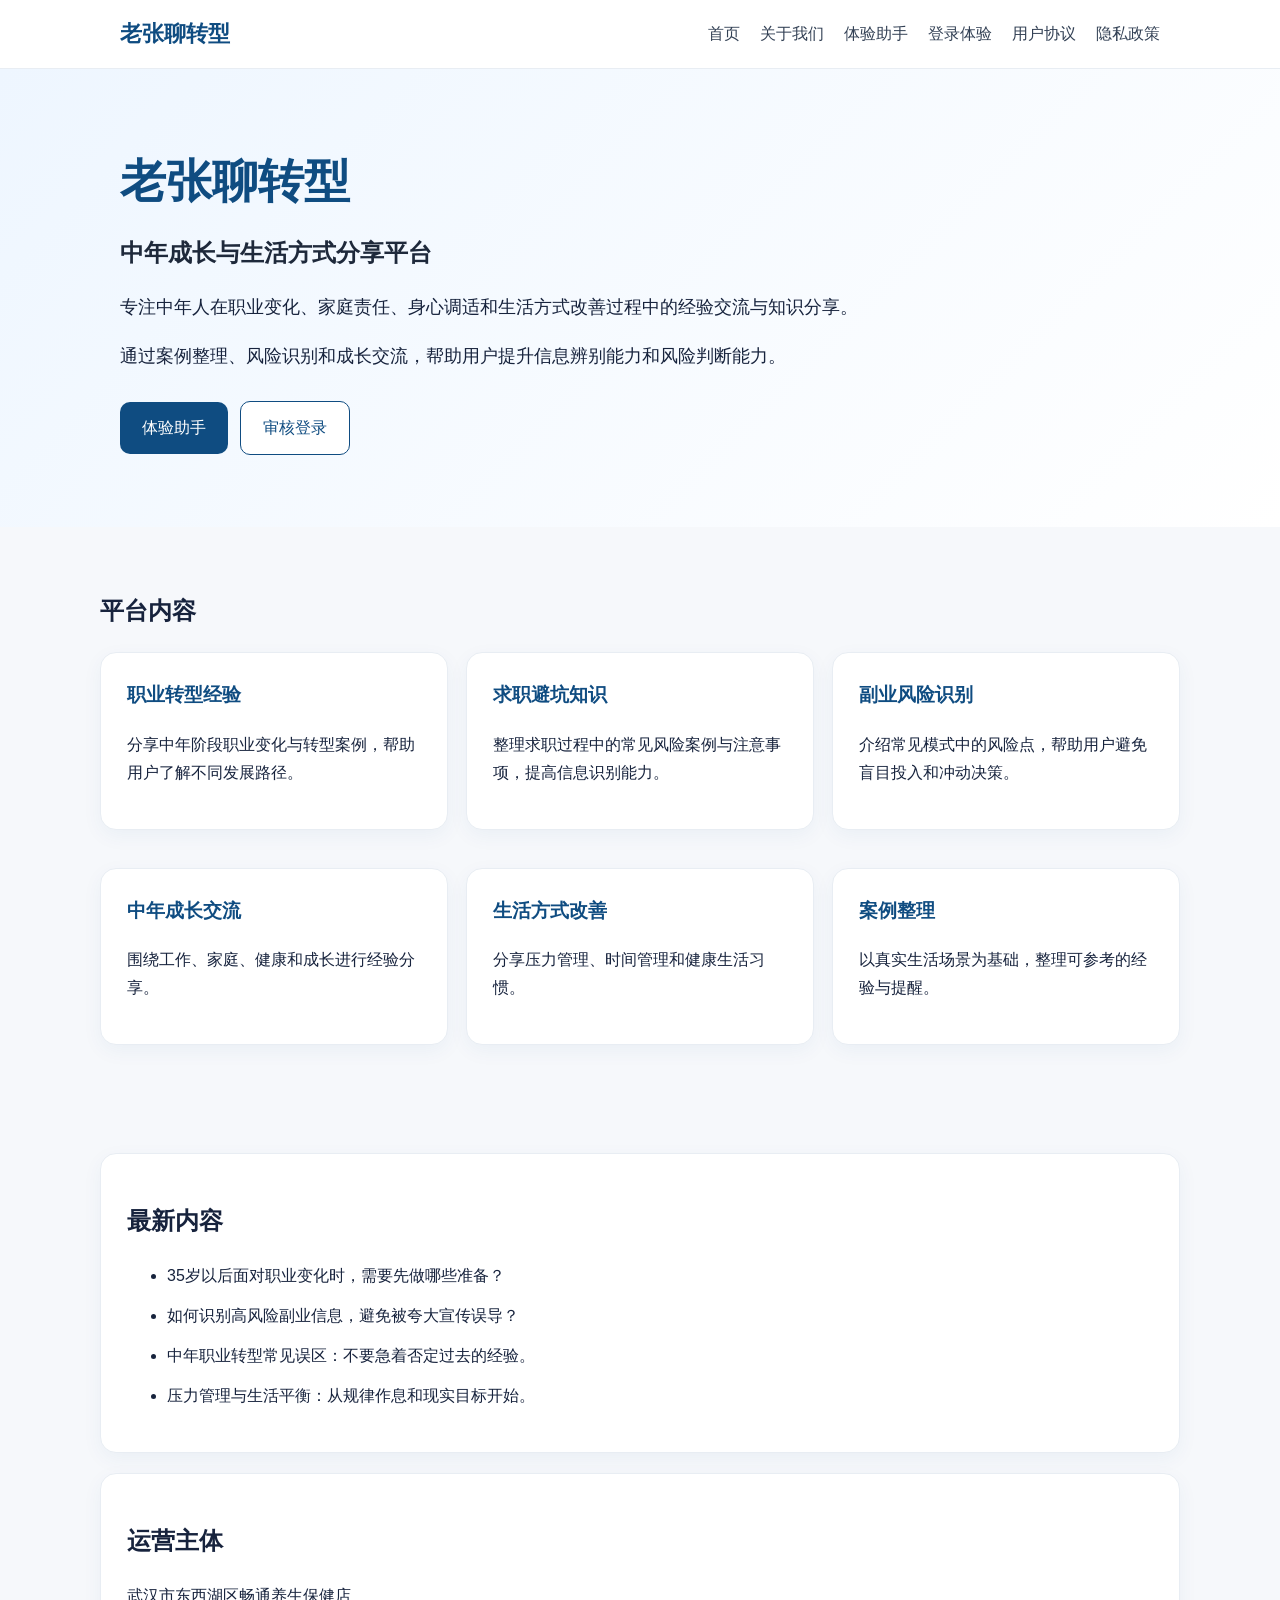
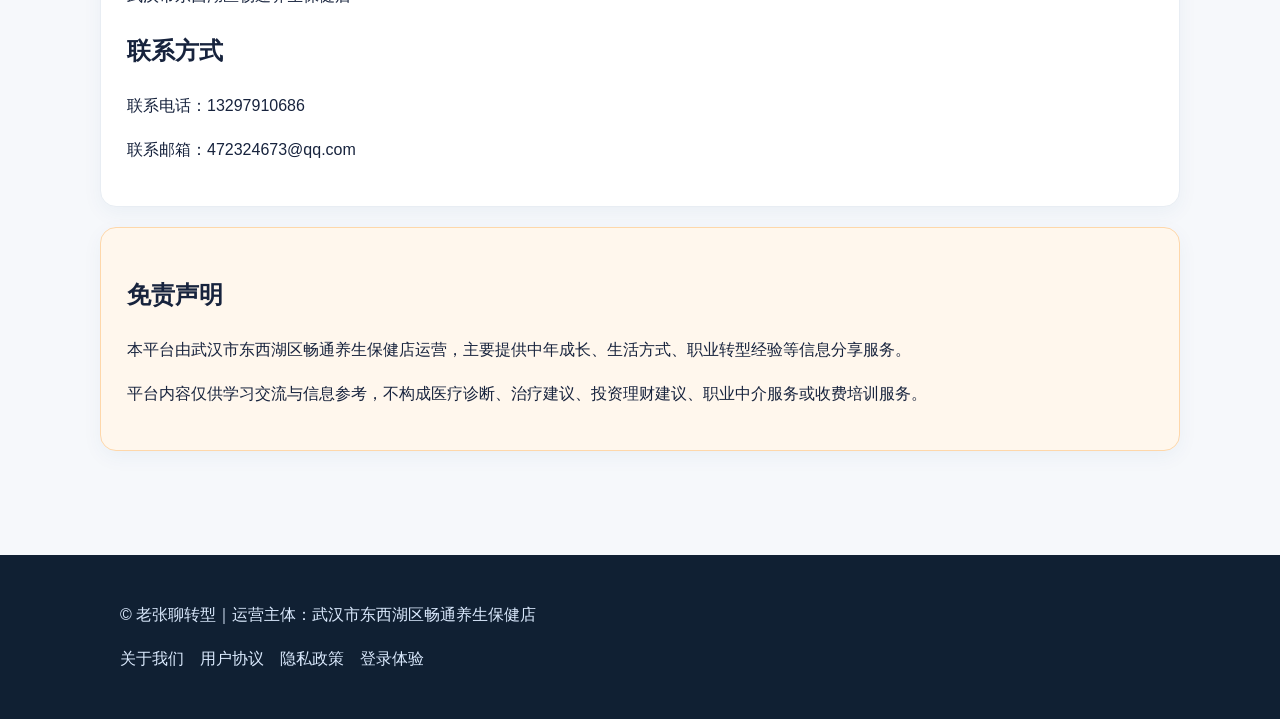
<file: index.html>
<!doctype html><html lang="zh-CN"><head><meta charset="utf-8"><meta name="viewport" content="width=device-width,initial-scale=1"><title>老张聊转型｜中年成长与生活方式分享平台</title><link rel="stylesheet" href="style.css"></head><body><header class="top"><div class="wrap nav"><a class="brand" href="index.html">老张聊转型</a><div class="links"><a href="index.html">首页</a><a href="about.html">关于我们</a><a href="assistant.html">体验助手</a><a href="login.html">登录体验</a><a href="user-agreement.html">用户协议</a><a href="privacy.html">隐私政策</a></div></div></header><main><section class="hero"><div class="wrap"><h1>老张聊转型</h1><h2>中年成长与生活方式分享平台</h2><p>专注中年人在职业变化、家庭责任、身心调适和生活方式改善过程中的经验交流与知识分享。</p><p>通过案例整理、风险识别和成长交流，帮助用户提升信息辨别能力和风险判断能力。</p><div class="btns"><a class="btn" href="assistant.html">体验助手</a><a class="btn secondary" href="login.html">审核登录</a></div></div></section><section class="section wrap"><h2>平台内容</h2><div class="grid"><div class="card"><h3>职业转型经验</h3><p>分享中年阶段职业变化与转型案例，帮助用户了解不同发展路径。</p></div><div class="card"><h3>求职避坑知识</h3><p>整理求职过程中的常见风险案例与注意事项，提高信息识别能力。</p></div><div class="card"><h3>副业风险识别</h3><p>介绍常见模式中的风险点，帮助用户避免盲目投入和冲动决策。</p></div><div class="card"><h3>中年成长交流</h3><p>围绕工作、家庭、健康和成长进行经验分享。</p></div><div class="card"><h3>生活方式改善</h3><p>分享压力管理、时间管理和健康生活习惯。</p></div><div class="card"><h3>案例整理</h3><p>以真实生活场景为基础，整理可参考的经验与提醒。</p></div></div></section><section class="section wrap"><div class="card"><h2>最新内容</h2><ul class="article-list"><li>35岁以后面对职业变化时，需要先做哪些准备？</li><li>如何识别高风险副业信息，避免被夸大宣传误导？</li><li>中年职业转型常见误区：不要急着否定过去的经验。</li><li>压力管理与生活平衡：从规律作息和现实目标开始。</li></ul></div><div class="card"><h2>运营主体</h2><p>武汉市东西湖区畅通养生保健店</p><h2>联系方式</h2><p>联系电话：13297910686</p><p>联系邮箱：472324673@qq.com</p></div><div class="card notice"><h2>免责声明</h2><p>本平台由武汉市东西湖区畅通养生保健店运营，主要提供中年成长、生活方式、职业转型经验等信息分享服务。</p><p>平台内容仅供学习交流与信息参考，不构成医疗诊断、治疗建议、投资理财建议、职业中介服务或收费培训服务。</p></div></section></main><footer class="footer"><div class="wrap"><p>© 老张聊转型｜运营主体：武汉市东西湖区畅通养生保健店</p><p><a href="about.html">关于我们</a><a href="user-agreement.html">用户协议</a><a href="privacy.html">隐私政策</a><a href="login.html">登录体验</a></p></div></footer></body></html>
</file>
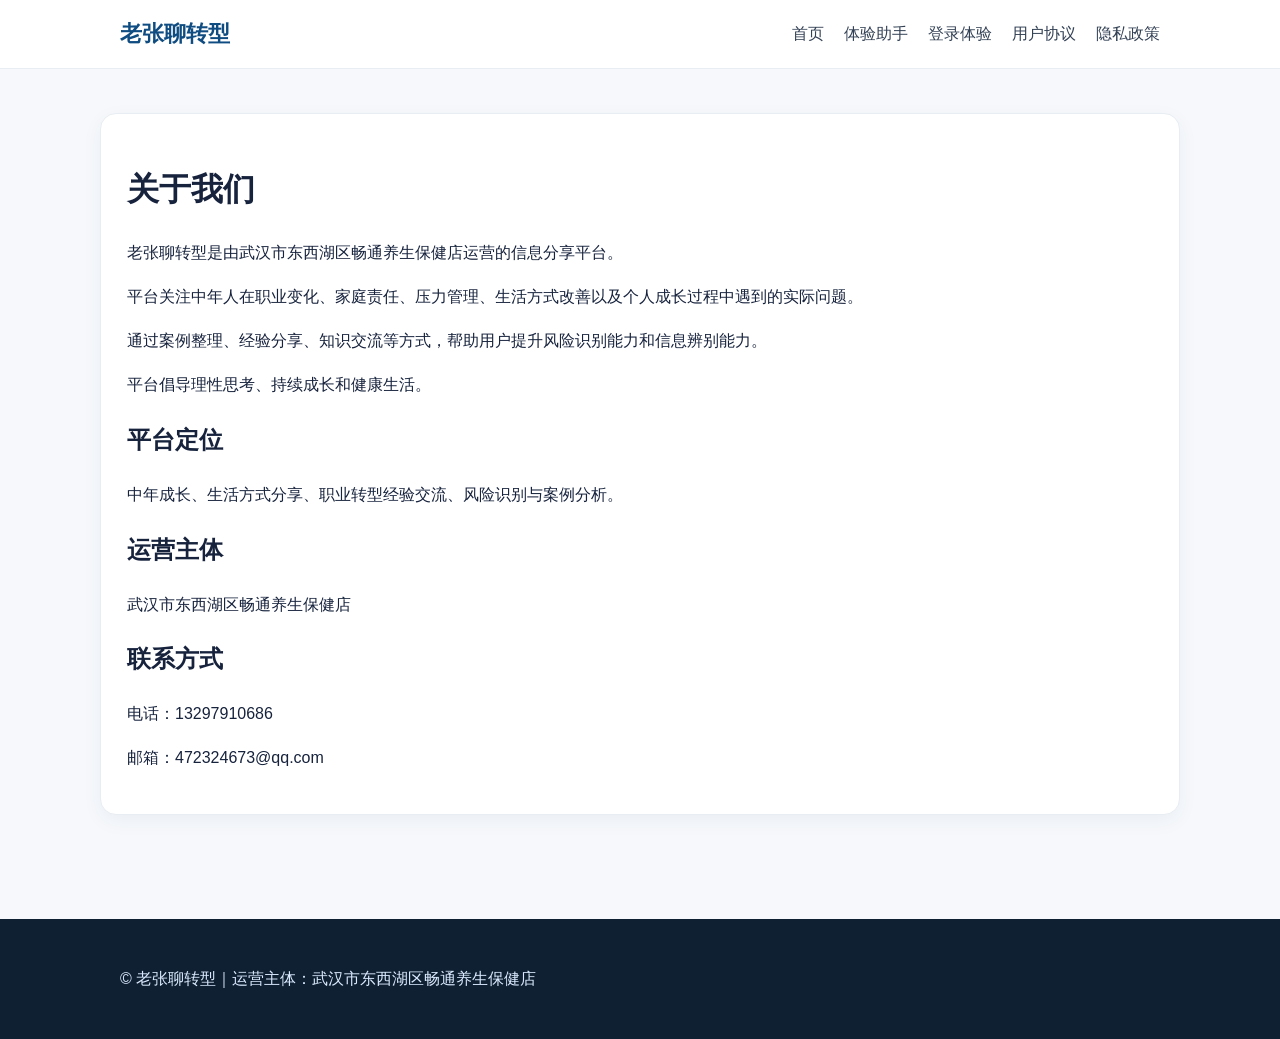
<file: about.html>
<!doctype html><html lang="zh-CN"><head><meta charset="utf-8"><meta name="viewport" content="width=device-width,initial-scale=1"><title>关于我们｜老张聊转型</title><link rel="stylesheet" href="style.css"></head><body><header class="top"><div class="wrap nav"><a class="brand" href="index.html">老张聊转型</a><div class="links"><a href="index.html">首页</a><a href="assistant.html">体验助手</a><a href="login.html">登录体验</a><a href="user-agreement.html">用户协议</a><a href="privacy.html">隐私政策</a></div></div></header><main class="section wrap"><div class="card"><h1>关于我们</h1><p>老张聊转型是由武汉市东西湖区畅通养生保健店运营的信息分享平台。</p><p>平台关注中年人在职业变化、家庭责任、压力管理、生活方式改善以及个人成长过程中遇到的实际问题。</p><p>通过案例整理、经验分享、知识交流等方式，帮助用户提升风险识别能力和信息辨别能力。</p><p>平台倡导理性思考、持续成长和健康生活。</p><h2>平台定位</h2><p>中年成长、生活方式分享、职业转型经验交流、风险识别与案例分析。</p><h2>运营主体</h2><p>武汉市东西湖区畅通养生保健店</p><h2>联系方式</h2><p>电话：13297910686</p><p>邮箱：472324673@qq.com</p></div></main><footer class="footer"><div class="wrap"><p>© 老张聊转型｜运营主体：武汉市东西湖区畅通养生保健店</p></div></footer></body></html>
</file>
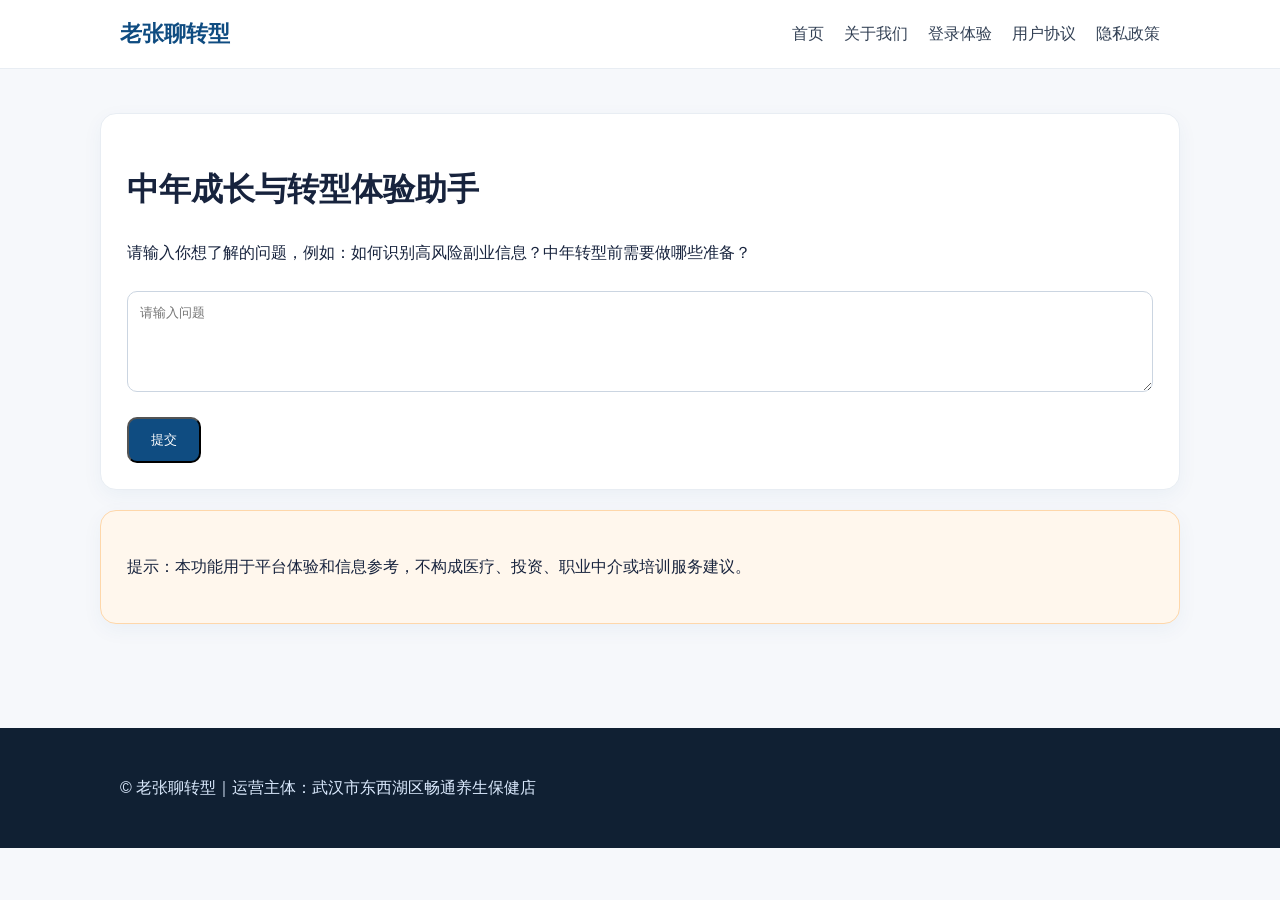
<file: assistant.html>
<!doctype html><html lang="zh-CN"><head><meta charset="utf-8"><meta name="viewport" content="width=device-width,initial-scale=1"><title>体验助手｜老张聊转型</title><link rel="stylesheet" href="style.css"></head><body><header class="top"><div class="wrap nav"><a class="brand" href="index.html">老张聊转型</a><div class="links"><a href="index.html">首页</a><a href="about.html">关于我们</a><a href="login.html">登录体验</a><a href="user-agreement.html">用户协议</a><a href="privacy.html">隐私政策</a></div></div></header><main class="section wrap"><div class="card"><h1>中年成长与转型体验助手</h1><p>请输入你想了解的问题，例如：如何识别高风险副业信息？中年转型前需要做哪些准备？</p><textarea class="input" id="q" rows="5" placeholder="请输入问题"></textarea><button class="btn" onclick="reply()">提交</button><div id="answer" class="fake-answer" style="display:none"></div></div><div class="card notice"><p>提示：本功能用于平台体验和信息参考，不构成医疗、投资、职业中介或培训服务建议。</p></div></main><footer class="footer"><div class="wrap"><p>© 老张聊转型｜运营主体：武汉市东西湖区畅通养生保健店</p></div></footer><script>function reply(){var a=document.getElementById('answer');a.style.display='block';a.innerHTML='感谢提问。建议先梳理自己的经验、时间、资金承受能力和家庭责任，再判断转型方向。遇到承诺高收益、低门槛、快速回报的信息，应保持谨慎，多做核实后再决定。';}</script></body></html>
</file>
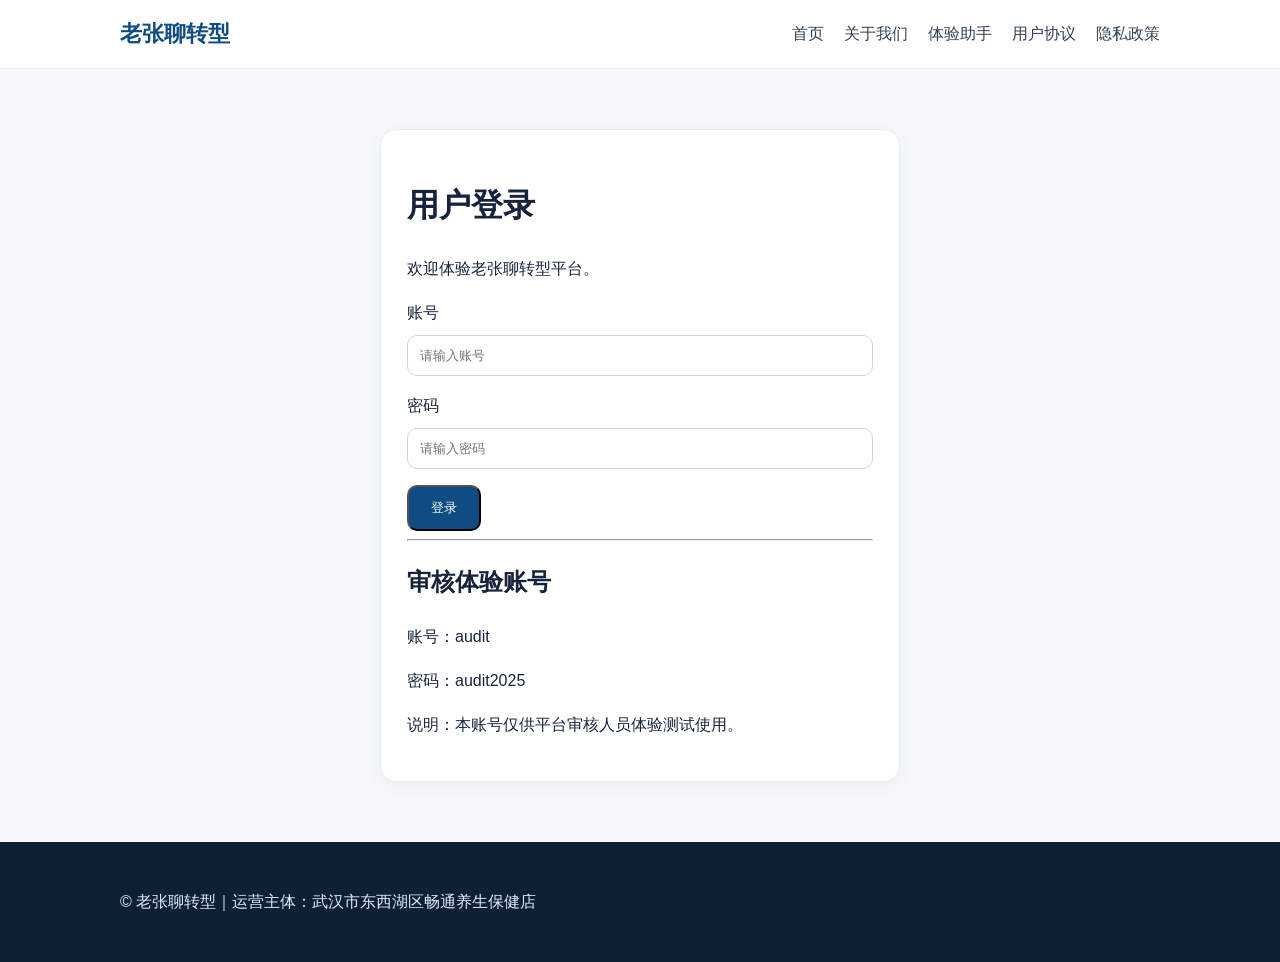
<file: login.html>
<!doctype html><html lang="zh-CN"><head><meta charset="utf-8"><meta name="viewport" content="width=device-width,initial-scale=1"><title>登录体验｜老张聊转型</title><link rel="stylesheet" href="style.css"></head><body><header class="top"><div class="wrap nav"><a class="brand" href="index.html">老张聊转型</a><div class="links"><a href="index.html">首页</a><a href="about.html">关于我们</a><a href="assistant.html">体验助手</a><a href="user-agreement.html">用户协议</a><a href="privacy.html">隐私政策</a></div></div></header><main class="wrap"><div class="card login-box"><h1>用户登录</h1><p>欢迎体验老张聊转型平台。</p><label>账号</label><input class="input" id="u" placeholder="请输入账号"><label>密码</label><input class="input" id="p" type="password" placeholder="请输入密码"><button class="btn" onclick="login()">登录</button><div id="msg" class="fake-answer" style="display:none"></div><hr><h2>审核体验账号</h2><p>账号：audit</p><p>密码：audit2025</p><p>说明：本账号仅供平台审核人员体验测试使用。</p></div></main><footer class="footer"><div class="wrap"><p>© 老张聊转型｜运营主体：武汉市东西湖区畅通养生保健店</p></div></footer><script>function login(){var u=document.getElementById('u').value.trim();var p=document.getElementById('p').value.trim();var m=document.getElementById('msg');m.style.display='block';if(u==='audit'&&p==='audit2025'){m.innerHTML='登录成功。欢迎体验老张聊转型平台。'}else{m.innerHTML='账号或密码不正确，可使用审核体验账号登录。'}}</script></body></html>
</file>
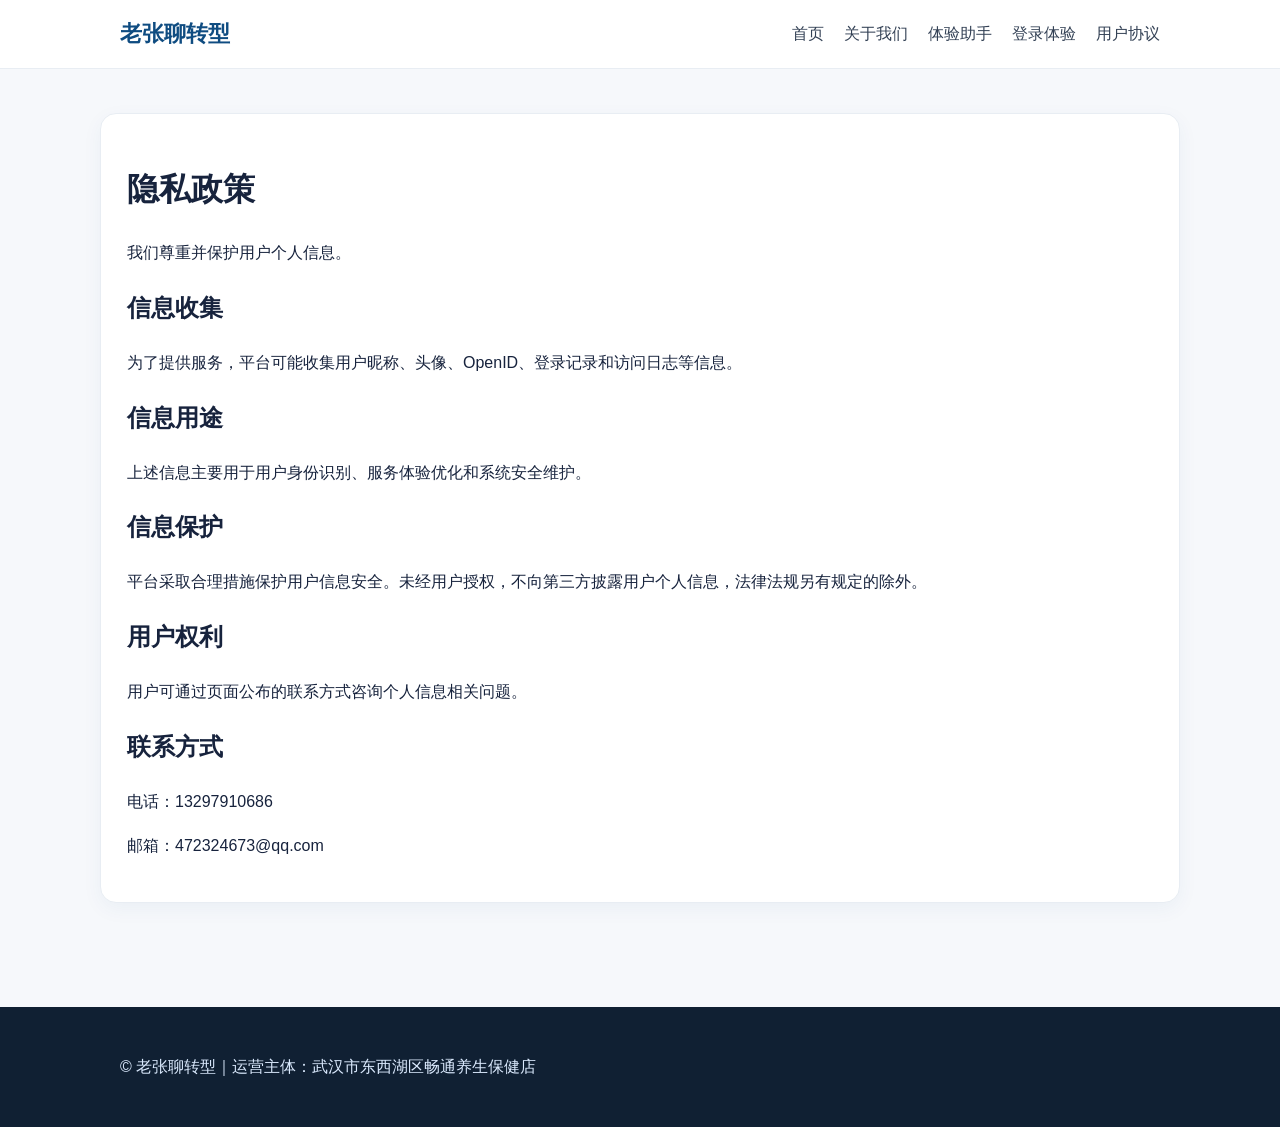
<file: privacy.html>
<!doctype html><html lang="zh-CN"><head><meta charset="utf-8"><meta name="viewport" content="width=device-width,initial-scale=1"><title>隐私政策｜老张聊转型</title><link rel="stylesheet" href="style.css"></head><body><header class="top"><div class="wrap nav"><a class="brand" href="index.html">老张聊转型</a><div class="links"><a href="index.html">首页</a><a href="about.html">关于我们</a><a href="assistant.html">体验助手</a><a href="login.html">登录体验</a><a href="user-agreement.html">用户协议</a></div></div></header><main class="section wrap"><div class="card"><h1>隐私政策</h1><p>我们尊重并保护用户个人信息。</p><h2>信息收集</h2><p>为了提供服务，平台可能收集用户昵称、头像、OpenID、登录记录和访问日志等信息。</p><h2>信息用途</h2><p>上述信息主要用于用户身份识别、服务体验优化和系统安全维护。</p><h2>信息保护</h2><p>平台采取合理措施保护用户信息安全。未经用户授权，不向第三方披露用户个人信息，法律法规另有规定的除外。</p><h2>用户权利</h2><p>用户可通过页面公布的联系方式咨询个人信息相关问题。</p><h2>联系方式</h2><p>电话：13297910686</p><p>邮箱：472324673@qq.com</p></div></main><footer class="footer"><div class="wrap"><p>© 老张聊转型｜运营主体：武汉市东西湖区畅通养生保健店</p></div></footer></body></html>
</file>
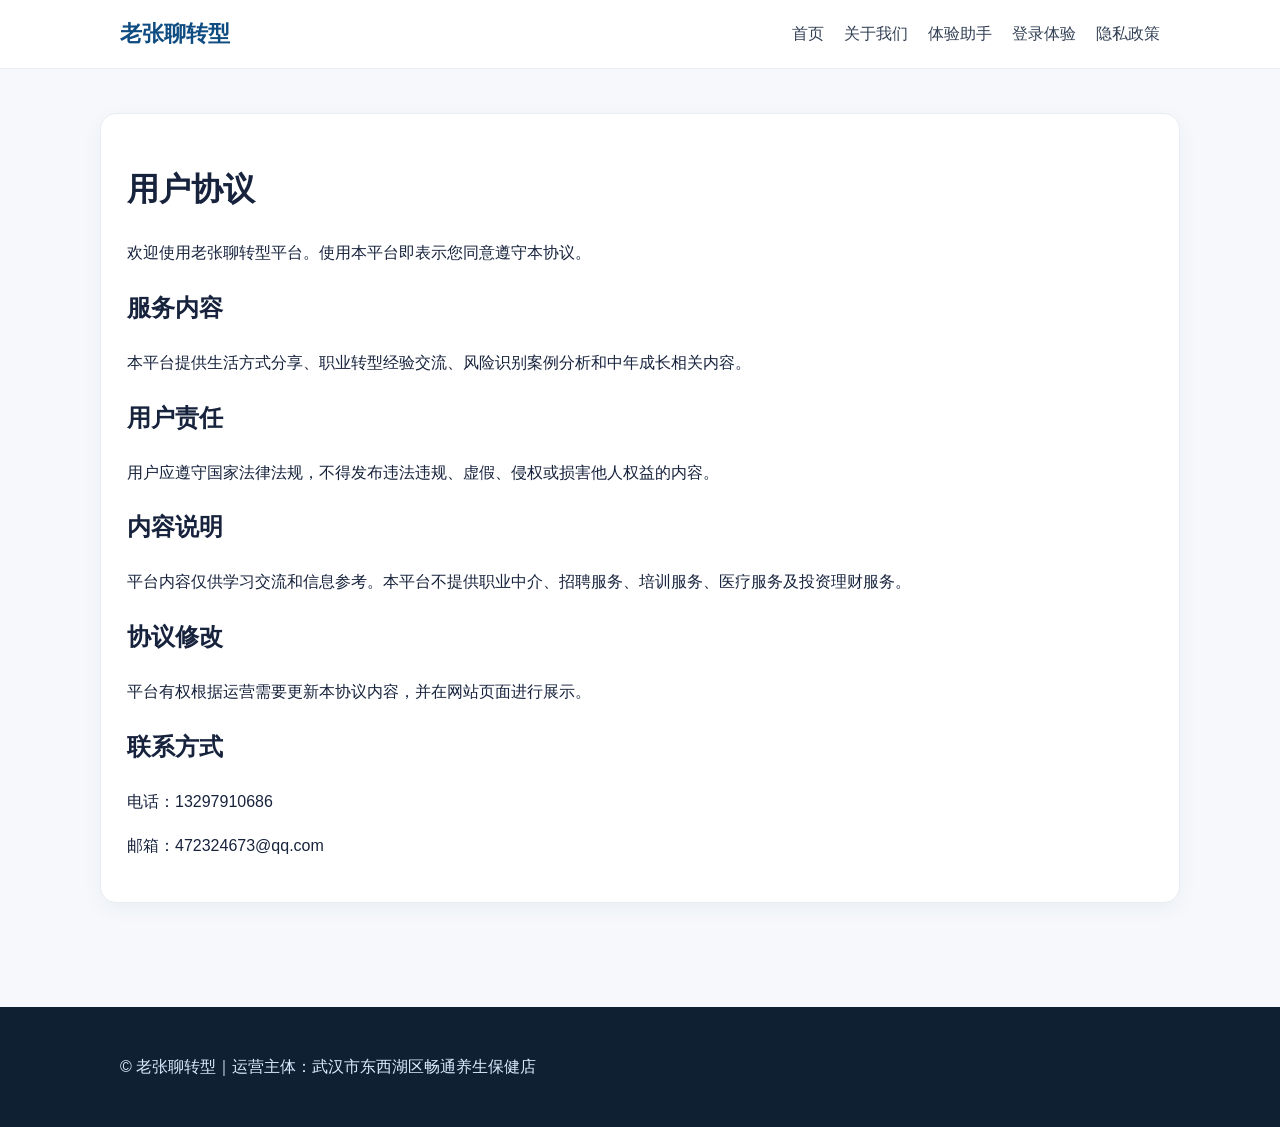
<file: user-agreement.html>
<!doctype html><html lang="zh-CN"><head><meta charset="utf-8"><meta name="viewport" content="width=device-width,initial-scale=1"><title>用户协议｜老张聊转型</title><link rel="stylesheet" href="style.css"></head><body><header class="top"><div class="wrap nav"><a class="brand" href="index.html">老张聊转型</a><div class="links"><a href="index.html">首页</a><a href="about.html">关于我们</a><a href="assistant.html">体验助手</a><a href="login.html">登录体验</a><a href="privacy.html">隐私政策</a></div></div></header><main class="section wrap"><div class="card"><h1>用户协议</h1><p>欢迎使用老张聊转型平台。使用本平台即表示您同意遵守本协议。</p><h2>服务内容</h2><p>本平台提供生活方式分享、职业转型经验交流、风险识别案例分析和中年成长相关内容。</p><h2>用户责任</h2><p>用户应遵守国家法律法规，不得发布违法违规、虚假、侵权或损害他人权益的内容。</p><h2>内容说明</h2><p>平台内容仅供学习交流和信息参考。本平台不提供职业中介、招聘服务、培训服务、医疗服务及投资理财服务。</p><h2>协议修改</h2><p>平台有权根据运营需要更新本协议内容，并在网站页面进行展示。</p><h2>联系方式</h2><p>电话：13297910686</p><p>邮箱：472324673@qq.com</p></div></main><footer class="footer"><div class="wrap"><p>© 老张聊转型｜运营主体：武汉市东西湖区畅通养生保健店</p></div></footer></body></html>
</file>
<file: style.css>
*{box-sizing:border-box}body{margin:0;font-family:-apple-system,BlinkMacSystemFont,"Segoe UI","Microsoft YaHei",Arial,sans-serif;color:#17233d;background:#f6f8fb;line-height:1.75}.wrap{max-width:1080px;margin:0 auto;padding:0 20px}.top{background:#fff;border-bottom:1px solid #e8edf3;position:sticky;top:0;z-index:5}.nav{display:flex;align-items:center;justify-content:space-between;height:68px}.brand{font-weight:800;font-size:22px;color:#0f4c81;text-decoration:none}.links a{margin-left:20px;color:#334155;text-decoration:none}.links a:hover{color:#0f4c81}.hero{padding:72px 0;background:linear-gradient(135deg,#eef6ff,#fff)}.hero h1{font-size:46px;margin:0;color:#0f4c81}.hero h2{font-size:24px;margin:10px 0 18px;color:#1e293b}.hero p{font-size:18px;max-width:760px}.btns{margin-top:28px}.btn{display:inline-block;padding:12px 22px;border-radius:10px;background:#0f4c81;color:#fff;text-decoration:none;margin-right:12px}.btn.secondary{background:#fff;color:#0f4c81;border:1px solid #0f4c81}.section{padding:44px 0}.card{background:#fff;border:1px solid #e8edf3;border-radius:16px;padding:26px;margin-bottom:20px;box-shadow:0 6px 20px rgba(15,76,129,.05)}.grid{display:grid;grid-template-columns:repeat(3,1fr);gap:18px}.card h3{margin-top:0;color:#0f4c81}.notice{background:#fff7ed;border-color:#fed7aa}.footer{background:#102033;color:#dbeafe;padding:30px 0;margin-top:40px}.footer a{color:#dbeafe;text-decoration:none;margin-right:16px}.login-box{max-width:520px;margin:60px auto}.input{width:100%;padding:12px;border:1px solid #cbd5e1;border-radius:10px;margin:8px 0 16px}.fake-answer{background:#f1f5f9;border-radius:12px;padding:16px;margin-top:14px}.article-list li{margin:12px 0}@media(max-width:800px){.grid{grid-template-columns:1fr}.nav{height:auto;display:block;padding:14px 0}.links a{display:inline-block;margin:8px 12px 0 0}.hero h1{font-size:36px}}
</file>
